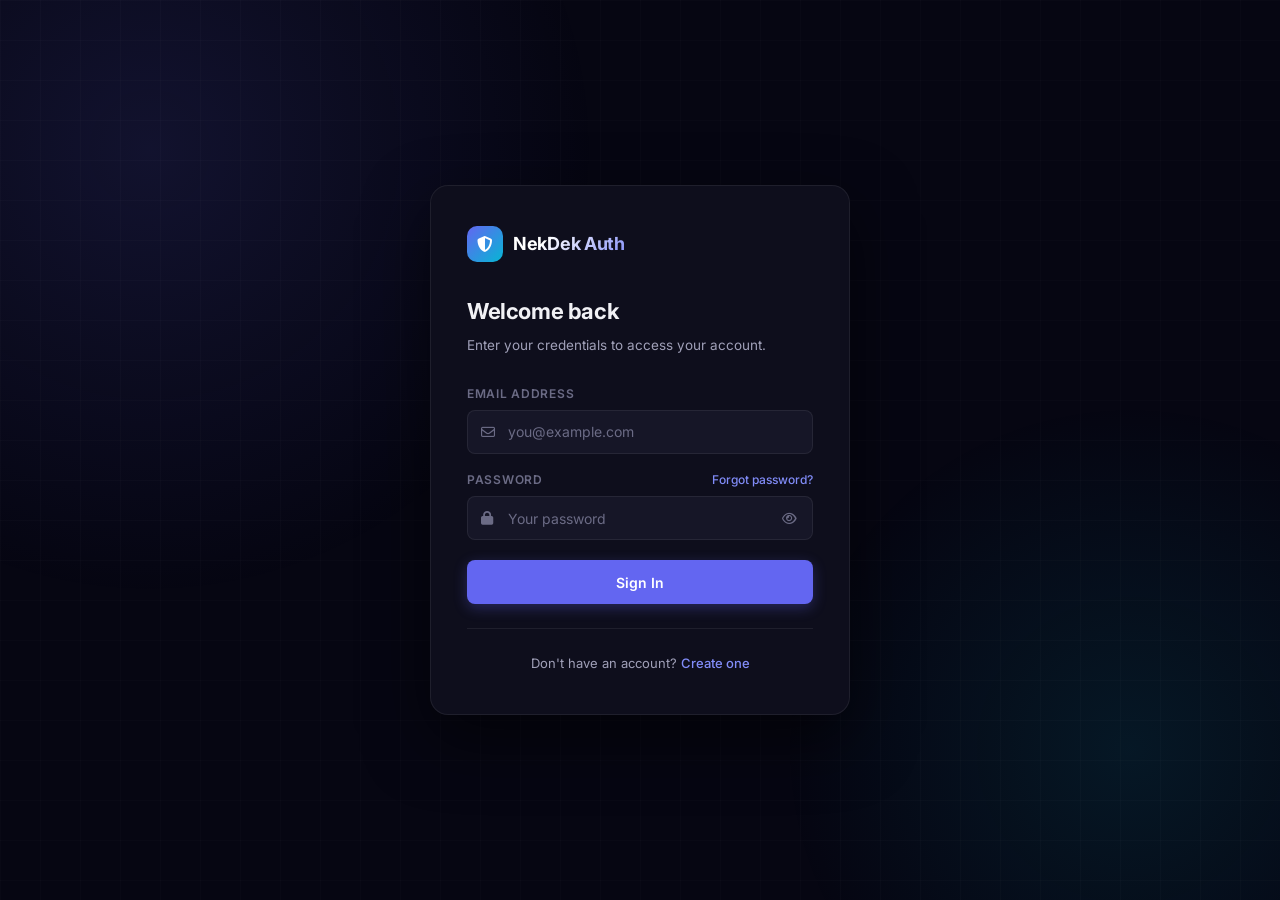
<file: frontend/index.html>
<!DOCTYPE html>
<html lang="en">
<head>
  <meta charset="UTF-8">
  <title>NekDek Auth</title>
  <script>
    // Redirect to dashboard if logged in, else to login
    const token = localStorage.getItem('nd_token');
    window.location.href = token ? 'dashboard.html' : 'login.html';
  </script>
</head>
<body></body>
</html>
</file>
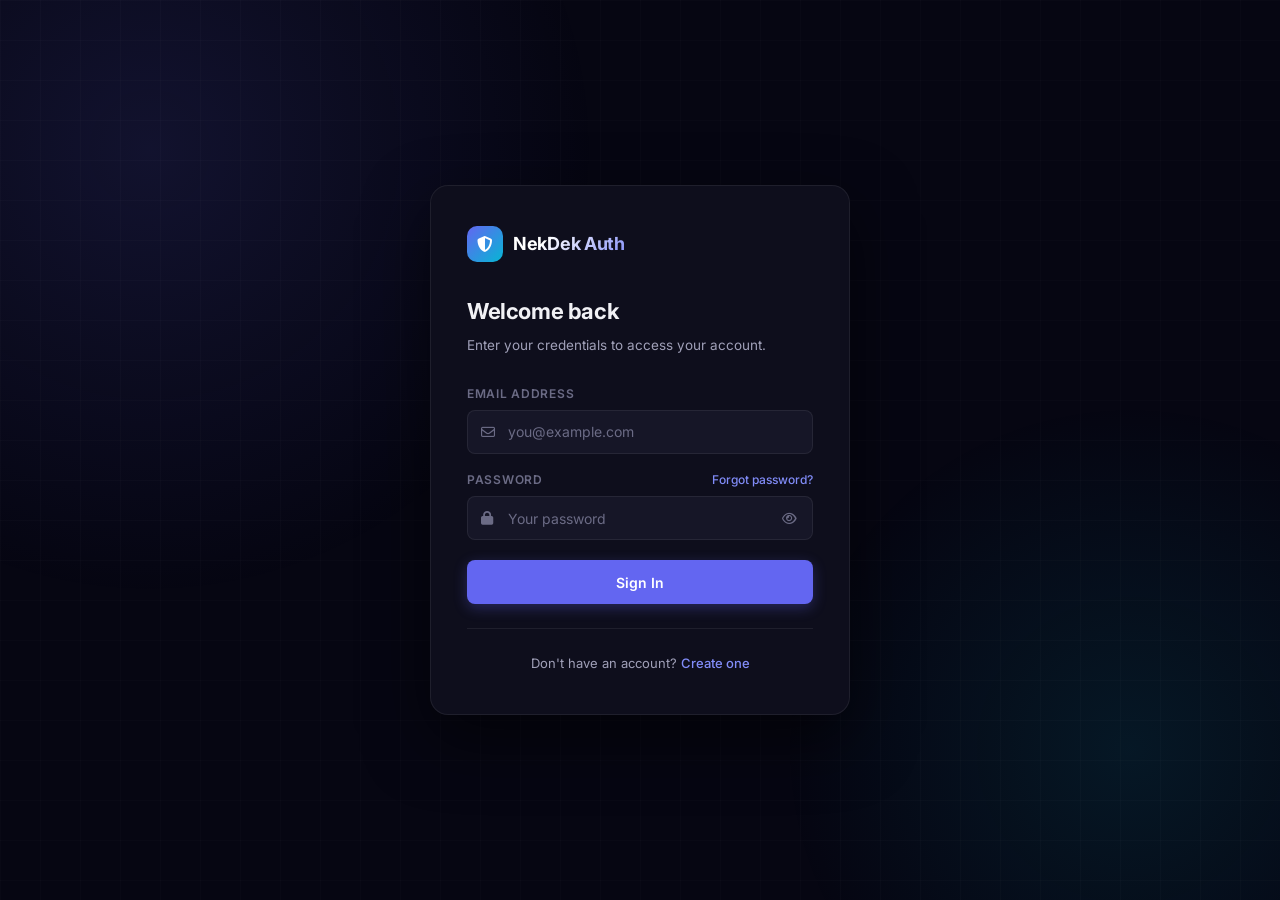
<file: frontend/dashboard.html>
<!DOCTYPE html>
<html lang="en">
<head>
  <meta charset="UTF-8">
  <meta name="viewport" content="width=device-width, initial-scale=1.0">
  <title>Dashboard – NekDek Auth</title>
  <meta name="description" content="Your NekDek secure account dashboard.">
  <link rel="preconnect" href="https://fonts.googleapis.com">
  <link rel="stylesheet" href="https://fonts.googleapis.com/css2?family=Inter:wght@300;400;500;600;700;800&display=swap">
  <link rel="stylesheet" href="https://cdnjs.cloudflare.com/ajax/libs/font-awesome/6.5.0/css/all.min.css">
  <link rel="stylesheet" href="css/styles.css">
</head>
<body>
  <div class="auth-bg"></div>
  <div class="auth-bg-grid"></div>

  <div class="dash-wrap">

    <!-- Top Navigation -->
    <nav class="topbar">
      <div class="brand" style="margin-bottom:0;">
        <div class="brand-logo"><i class="fa-solid fa-shield-halved"></i></div>
        <span class="brand-name">NekDek Auth</span>
      </div>
      <div class="topbar-right">
        <span class="topbar-user" id="topbar-name"></span>
        <div class="avatar" id="topbar-avatar">—</div>
        <button class="btn-logout" id="logout-btn" type="button">
          <i class="fa-solid fa-arrow-right-from-bracket"></i>
          Sign out
        </button>
      </div>
    </nav>

    <!-- Main Content -->
    <main class="dash-main">

      <div class="page-header">
        <h1 id="welcome-heading">Dashboard</h1>
        <p id="welcome-sub">Manage your account settings and security.</p>
      </div>

      <!-- Dashboard alert -->
      <div id="dash-alert" class="alert" role="alert" style="margin-bottom:20px;"></div>

      <!-- Stats -->
      <div class="stats-grid">
        <div class="stat-card">
          <div class="stat-icon stat-icon-primary"><i class="fa-solid fa-shield-check"></i></div>
          <div class="stat-val" id="stat-verified">—</div>
          <div class="stat-lbl">Account Status</div>
        </div>
        <div class="stat-card">
          <div class="stat-icon stat-icon-teal"><i class="fa-regular fa-calendar"></i></div>
          <div class="stat-val" id="stat-joined">—</div>
          <div class="stat-lbl">Member Since</div>
        </div>
        <div class="stat-card">
          <div class="stat-icon stat-icon-green"><i class="fa-regular fa-envelope"></i></div>
          <div class="stat-val" id="stat-email" style="font-size:13px;word-break:break-all;line-height:1.4;">—</div>
          <div class="stat-lbl">Email Address</div>
        </div>
      </div>

      <!-- Profile Panel -->
      <div class="panel">
        <div class="panel-title">
          <i class="fa-regular fa-user"></i>
          Profile Information
        </div>

        <div class="profile-row">
          <div class="profile-avatar" id="profile-avatar">—</div>
          <div class="profile-meta">
            <h2 id="profile-name">Loading…</h2>
            <p id="profile-email"></p>
            <div id="profile-badge" class="badge-verified">
              <i class="fa-solid fa-circle-check" style="font-size:10px;"></i>
              Verified
            </div>
          </div>
        </div>

        <!-- Edit name -->
        <div class="field">
          <div class="field-label"><span>Display Name</span></div>
          <div class="input-group">
            <i class="icon-left fa-regular fa-pen-to-square"></i>
            <input type="text" id="edit-name" placeholder="Your full name">
          </div>
        </div>

        <div class="action-row">
          <button class="btn btn-primary" id="save-btn" type="button" style="width:auto;height:38px;font-size:13px;padding:0 18px;">
            <span class="btn-label"><i class="fa-solid fa-floppy-disk" style="margin-right:5px;"></i>Save Changes</span>
            <div class="spin"></div>
          </button>
          <button class="btn-ghost-danger" id="delete-btn" type="button">
            <i class="fa-regular fa-trash-can" style="font-size:12px;"></i>
            Delete Account
          </button>
        </div>
      </div>

      <!-- Security Panel -->
      <div class="panel">
        <div class="panel-title">
          <i class="fa-solid fa-lock"></i>
          Security
        </div>
        <p style="font-size:13.5px;color:var(--text-2);margin-bottom:16px;">
          Need to update your password? Use the forgot password flow to reset it securely via email.
        </p>
        <a href="forgot-password.html" class="btn btn-outline" style="width:auto;height:38px;font-size:13px;display:inline-flex;">
          <i class="fa-solid fa-key" style="font-size:12px;"></i>
          Change Password
        </a>
      </div>

    </main>
  </div>

  <!-- Delete Account Modal -->
  <div class="modal-overlay" id="delete-modal" role="dialog" aria-modal="true" aria-labelledby="modal-title">
    <div class="modal-box">
      <div class="modal-header">
        <i class="fa-solid fa-triangle-exclamation"></i>
        <h2 class="modal-title" id="modal-title">Delete Account</h2>
      </div>
      <p class="modal-desc">
        This action is <strong>permanent and cannot be undone</strong>. All your data will be erased.
        Enter your current password to confirm.
      </p>

      <div id="modal-alert" class="alert" role="alert"></div>

      <div class="field">
        <div class="field-label"><span>Current Password</span></div>
        <div class="input-group">
          <i class="icon-left fa-solid fa-lock"></i>
          <input type="password" id="delete-pw" placeholder="Your password" autocomplete="current-password">
          <button type="button" class="btn-eye" id="del-pw-eye" aria-label="Toggle password">
            <i class="fa-regular fa-eye"></i>
          </button>
        </div>
      </div>

      <div class="modal-actions">
        <button class="btn btn-outline" id="cancel-btn" type="button" style="height:40px;font-size:13px;">
          Cancel
        </button>
        <button class="btn btn-primary" id="confirm-delete-btn" type="button"
                style="height:40px;font-size:13px;background:var(--danger);box-shadow:0 4px 14px rgba(239,68,68,0.25);">
          <span class="btn-label">Delete Account</span>
          <div class="spin"></div>
        </button>
      </div>
    </div>
  </div>

  <script src="js/common.js"></script>
  <script src="js/dashboard.js"></script>
</body>
</html>
</file>
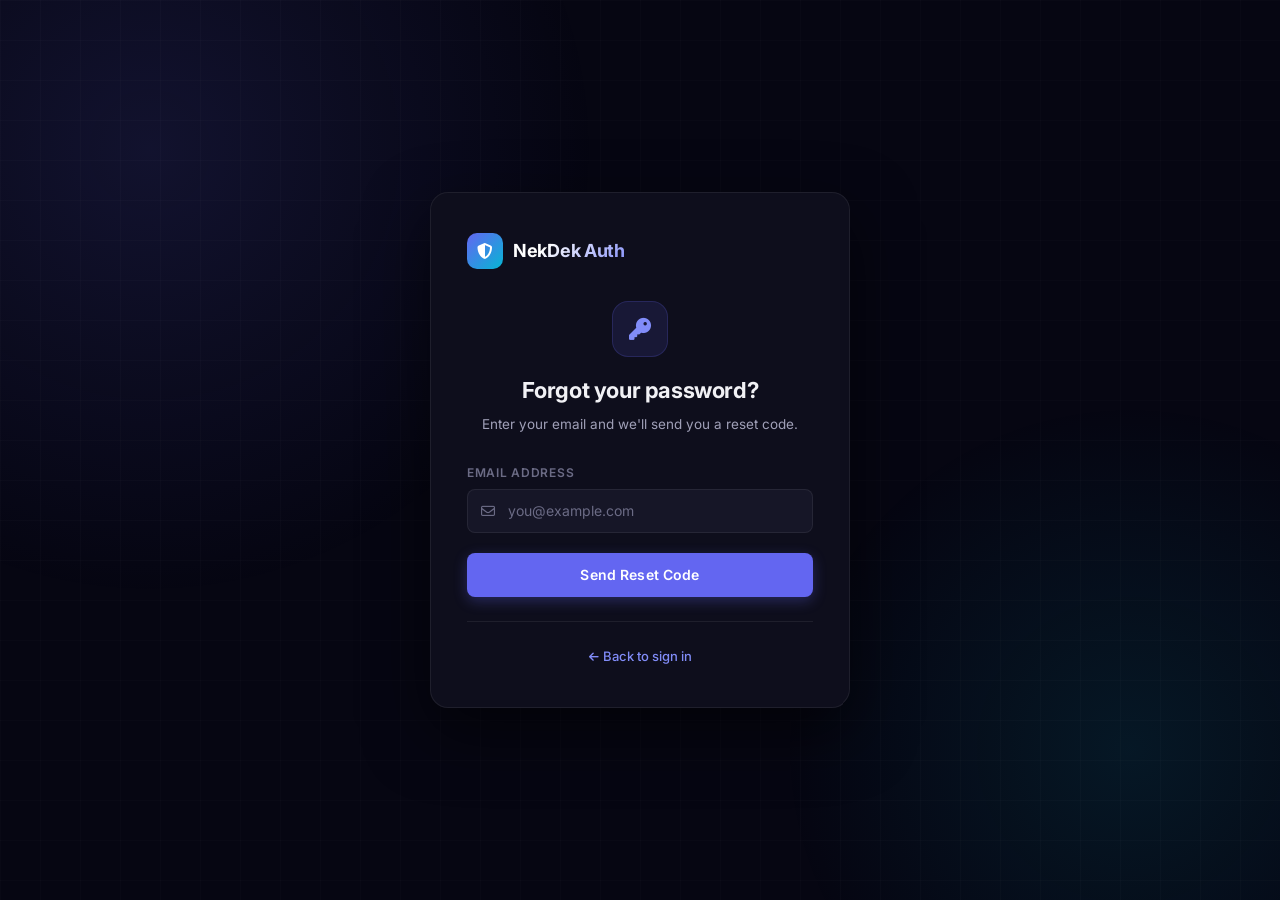
<file: frontend/forgot-password.html>
<!DOCTYPE html>
<html lang="en">
<head>
  <meta charset="UTF-8">
  <meta name="viewport" content="width=device-width, initial-scale=1.0">
  <title>Reset Password – NekDek Auth</title>
  <meta name="description" content="Reset your NekDek account password via email OTP.">
  <link rel="preconnect" href="https://fonts.googleapis.com">
  <link rel="stylesheet" href="https://fonts.googleapis.com/css2?family=Inter:wght@300;400;500;600;700;800&display=swap">
  <link rel="stylesheet" href="https://cdnjs.cloudflare.com/ajax/libs/font-awesome/6.5.0/css/all.min.css">
  <link rel="stylesheet" href="css/styles.css">
</head>
<body>
  <div class="auth-bg"></div>
  <div class="auth-bg-grid"></div>

  <div class="page-wrap">
    <div class="card">

      <div class="brand">
        <div class="brand-logo"><i class="fa-solid fa-shield-halved"></i></div>
        <span class="brand-name">NekDek Auth</span>
      </div>

      <!-- Step 1: Email input -->
      <div id="step-email">
        <div style="text-align:center;margin-bottom:20px;">
          <div style="width:56px;height:56px;border-radius:16px;background:rgba(99,102,241,0.12);border:1px solid rgba(99,102,241,0.2);display:inline-flex;align-items:center;justify-content:center;margin-bottom:16px;">
            <i class="fa-solid fa-key" style="font-size:22px;color:var(--primary-h);"></i>
          </div>
          <h1 class="card-title" style="text-align:center;">Forgot your password?</h1>
          <p class="card-sub" style="text-align:center;">Enter your email and we'll send you a reset code.</p>
        </div>

        <div id="alert-email" class="alert" role="alert"></div>

        <form id="form-email" novalidate>
          <div class="field">
            <div class="field-label"><span>Email Address</span></div>
            <div class="input-group">
              <i class="icon-left fa-regular fa-envelope"></i>
              <input type="email" id="email" placeholder="you@example.com" autocomplete="email" required>
            </div>
          </div>
          <button type="submit" class="btn btn-primary" id="send-btn" style="margin-top:4px;">
            <span class="btn-label">Send Reset Code</span>
            <div class="spin"></div>
          </button>
        </form>
      </div>

      <!-- Step 2: OTP -->
      <div id="step-otp" style="display:none;">
        <div style="text-align:center;margin-bottom:20px;">
          <div style="width:56px;height:56px;border-radius:16px;background:rgba(99,102,241,0.12);border:1px solid rgba(99,102,241,0.2);display:inline-flex;align-items:center;justify-content:center;margin-bottom:16px;">
            <i class="fa-regular fa-envelope-open" style="font-size:22px;color:var(--primary-h);"></i>
          </div>
          <h1 class="card-title" style="text-align:center;">Enter the code</h1>
          <p class="card-sub" style="text-align:center;">
            Code sent to <strong id="otp-email-display" style="color:var(--text);"></strong>
          </p>
        </div>

        <div id="alert-otp" class="alert" role="alert"></div>

        <form id="form-otp" novalidate>
          <div class="otp-row">
            <input type="text" id="d0" maxlength="1" inputmode="numeric" aria-label="Digit 1">
            <input type="text" id="d1" maxlength="1" inputmode="numeric" aria-label="Digit 2">
            <input type="text" id="d2" maxlength="1" inputmode="numeric" aria-label="Digit 3">
            <input type="text" id="d3" maxlength="1" inputmode="numeric" aria-label="Digit 4">
            <input type="text" id="d4" maxlength="1" inputmode="numeric" aria-label="Digit 5">
            <input type="text" id="d5" maxlength="1" inputmode="numeric" aria-label="Digit 6">
          </div>
          <div class="timer-row" id="timer-row">
            <i class="fa-regular fa-clock"></i>
            Code expires in <strong id="countdown">05:00</strong>
          </div>
          <button type="submit" class="btn btn-primary" id="verify-btn" style="margin-top:16px;">
            <span class="btn-label">Verify Code</span>
            <div class="spin"></div>
          </button>
        </form>
      </div>

      <hr class="divider">
      <p class="help-text"><a href="login.html"><i class="fa-solid fa-arrow-left" style="font-size:11px;margin-right:4px;"></i>Back to sign in</a></p>
    </div>
  </div>

  <script src="js/common.js"></script>
  <script src="js/forgot-password.js"></script>
</body>
</html>
</file>
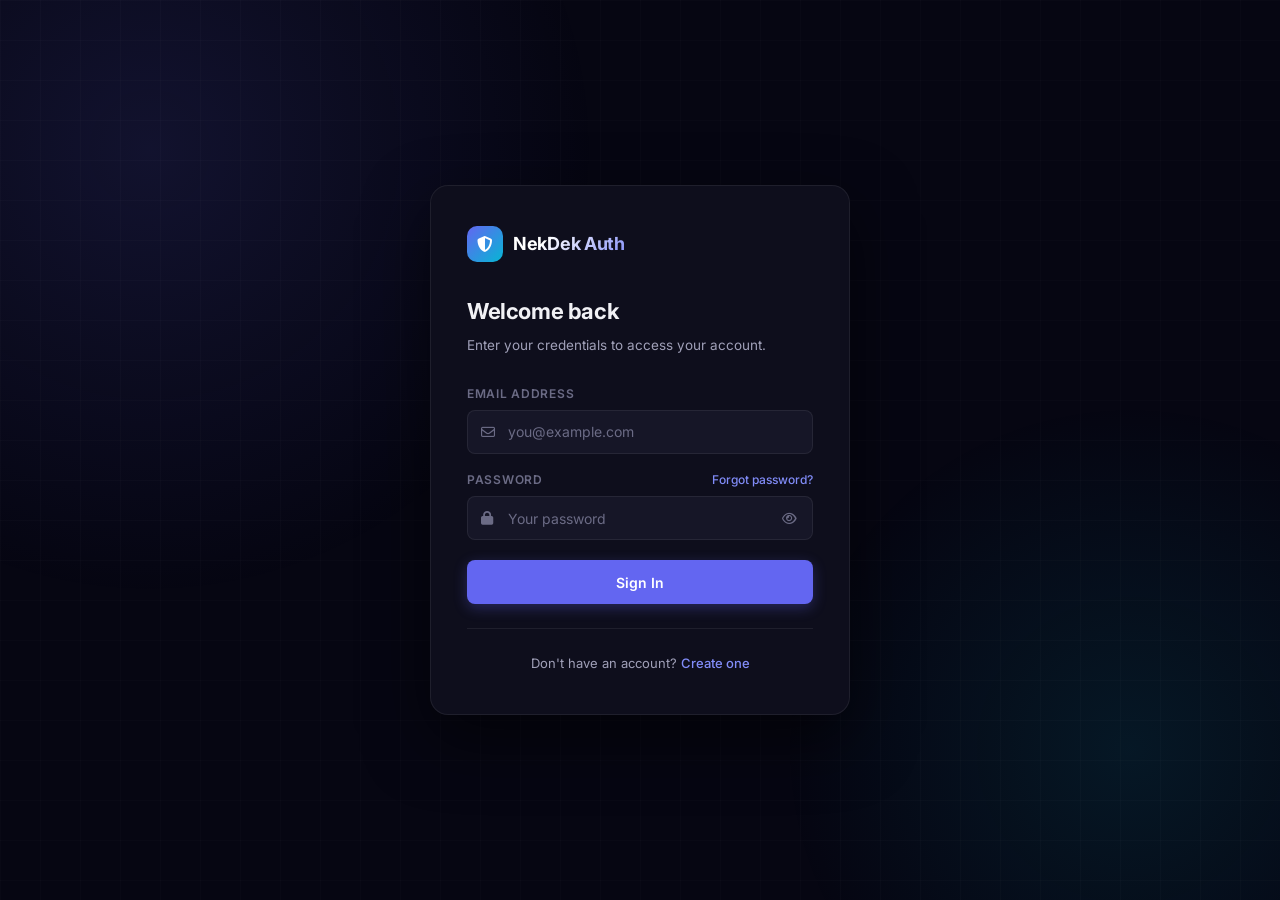
<file: frontend/login.html>
<!DOCTYPE html>
<html lang="en">
<head>
  <meta charset="UTF-8">
  <meta name="viewport" content="width=device-width, initial-scale=1.0">
  <title>Sign In – NekDek Auth</title>
  <meta name="description" content="Sign in to your NekDek account securely.">
  <link rel="preconnect" href="https://fonts.googleapis.com">
  <link rel="stylesheet" href="https://fonts.googleapis.com/css2?family=Inter:wght@300;400;500;600;700;800&display=swap">
  <link rel="stylesheet" href="https://cdnjs.cloudflare.com/ajax/libs/font-awesome/6.5.0/css/all.min.css">
  <link rel="stylesheet" href="css/styles.css">
</head>
<body>
  <div class="auth-bg"></div>
  <div class="auth-bg-grid"></div>

  <div class="page-wrap">
    <div class="card">

      <div class="brand">
        <div class="brand-logo"><i class="fa-solid fa-shield-halved"></i></div>
        <span class="brand-name">NekDek Auth</span>
      </div>

      <h1 class="card-title">Welcome back</h1>
      <p class="card-sub">Enter your credentials to access your account.</p>

      <div id="alert" class="alert" role="alert"></div>

      <form id="form" novalidate>
        <div class="field">
          <div class="field-label"><span>Email Address</span></div>
          <div class="input-group">
            <i class="icon-left fa-regular fa-envelope"></i>
            <input type="email" id="email" placeholder="you@example.com" autocomplete="email" required>
          </div>
        </div>

        <div class="field">
          <div class="field-label">
            <span>Password</span>
            <a href="forgot-password.html">Forgot password?</a>
          </div>
          <div class="input-group">
            <i class="icon-left fa-solid fa-lock"></i>
            <input type="password" id="password" placeholder="Your password" autocomplete="current-password" required>
            <button type="button" class="btn-eye" id="pw-eye" aria-label="Toggle password">
              <i class="fa-regular fa-eye"></i>
            </button>
          </div>
        </div>

        <button type="submit" class="btn btn-primary" id="submit-btn" style="margin-top:4px;">
          <span class="btn-label">Sign In</span>
          <div class="spin"></div>
        </button>
      </form>

      <hr class="divider">
      <p class="help-text">Don't have an account? <a href="signup.html">Create one</a></p>
    </div>
  </div>

  <script src="js/common.js"></script>
  <script src="js/login.js"></script>
</body>
</html>
</file>
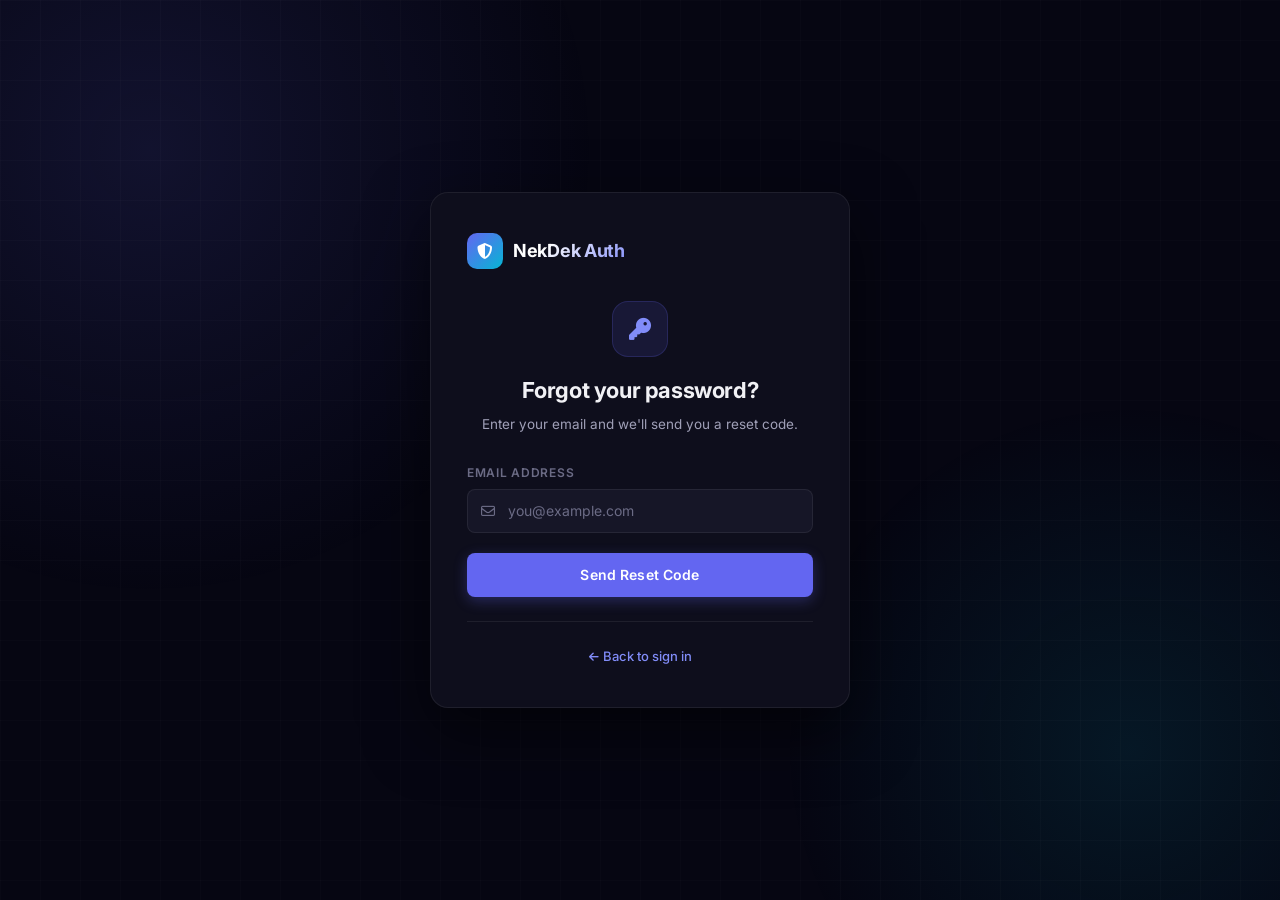
<file: frontend/reset-password.html>
<!DOCTYPE html>
<html lang="en">
<head>
  <meta charset="UTF-8">
  <meta name="viewport" content="width=device-width, initial-scale=1.0">
  <title>Set New Password – NekDek Auth</title>
  <meta name="description" content="Set a new strong password for your NekDek account.">
  <link rel="preconnect" href="https://fonts.googleapis.com">
  <link rel="stylesheet" href="https://fonts.googleapis.com/css2?family=Inter:wght@300;400;500;600;700;800&display=swap">
  <link rel="stylesheet" href="https://cdnjs.cloudflare.com/ajax/libs/font-awesome/6.5.0/css/all.min.css">
  <link rel="stylesheet" href="css/styles.css">
</head>
<body>
  <div class="auth-bg"></div>
  <div class="auth-bg-grid"></div>

  <div class="page-wrap">
    <div class="card">

      <div class="brand">
        <div class="brand-logo"><i class="fa-solid fa-shield-halved"></i></div>
        <span class="brand-name">NekDek Auth</span>
      </div>

      <div style="text-align:center;margin-bottom:20px;">
        <div style="width:56px;height:56px;border-radius:16px;background:rgba(99,102,241,0.12);border:1px solid rgba(99,102,241,0.2);display:inline-flex;align-items:center;justify-content:center;margin-bottom:16px;">
          <i class="fa-solid fa-lock" style="font-size:22px;color:var(--primary-h);"></i>
        </div>
        <h1 class="card-title" style="text-align:center;">Set new password</h1>
        <p class="card-sub" style="text-align:center;">Choose a strong password that meets all the requirements below.</p>
      </div>

      <div id="alert" class="alert" role="alert"></div>

      <form id="form" novalidate>
        <div class="field">
          <div class="field-label"><span>New Password</span></div>
          <div class="input-group">
            <i class="icon-left fa-solid fa-lock"></i>
            <input type="password" id="password" placeholder="Create a strong password" autocomplete="new-password" required>
            <button type="button" class="btn-eye" id="pw-eye" aria-label="Toggle password">
              <i class="fa-regular fa-eye"></i>
            </button>
          </div>
          <div class="strength-wrap" id="strength-wrap">
            <div class="strength-bar"><div class="strength-fill" id="strength-fill"></div></div>
            <div class="strength-hints" id="strength-hints">
              <div class="hint-item" id="h-len"><i class="fa-solid fa-circle-dot"></i>8+ characters</div>
              <div class="hint-item" id="h-upper"><i class="fa-solid fa-circle-dot"></i>Uppercase letter</div>
              <div class="hint-item" id="h-lower"><i class="fa-solid fa-circle-dot"></i>Lowercase letter</div>
              <div class="hint-item" id="h-number"><i class="fa-solid fa-circle-dot"></i>Number (0–9)</div>
              <div class="hint-item" id="h-special"><i class="fa-solid fa-circle-dot"></i>Special char (@$!%*?&amp;)</div>
            </div>
          </div>
        </div>

        <div class="field">
          <div class="field-label"><span>Confirm New Password</span></div>
          <div class="input-group">
            <i class="icon-left fa-solid fa-lock"></i>
            <input type="password" id="confirm" placeholder="Re-enter your new password" autocomplete="new-password" required>
            <button type="button" class="btn-eye" id="cf-eye" aria-label="Toggle confirm password">
              <i class="fa-regular fa-eye"></i>
            </button>
          </div>
        </div>

        <button type="submit" class="btn btn-primary" id="submit-btn" style="margin-top:4px;">
          <span class="btn-label">Update Password</span>
          <div class="spin"></div>
        </button>
      </form>
    </div>
  </div>

  <script src="js/common.js"></script>
  <script src="js/reset-password.js"></script>
</body>
</html>
</file>
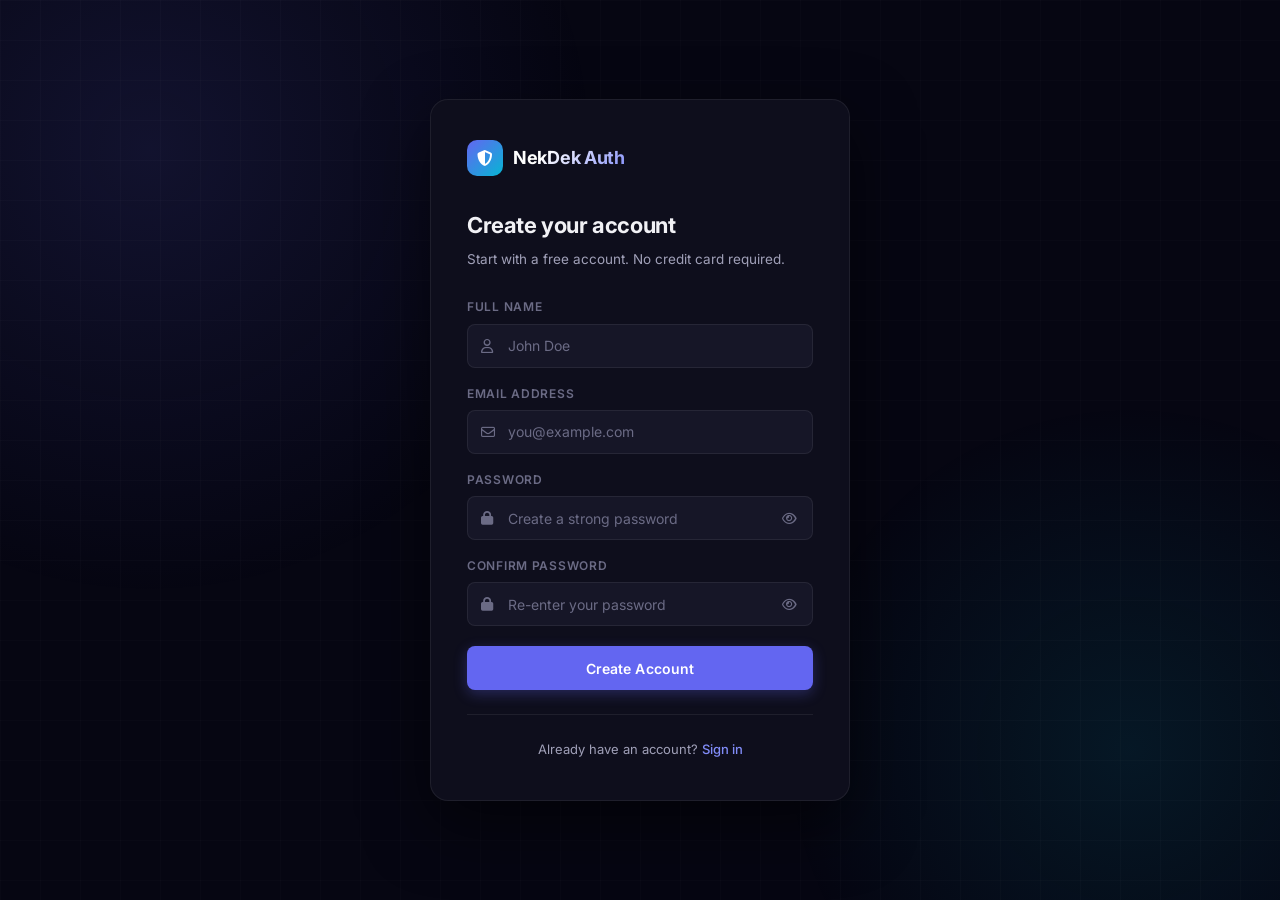
<file: frontend/signup.html>
<!DOCTYPE html>
<html lang="en">
<head>
  <meta charset="UTF-8">
  <meta name="viewport" content="width=device-width, initial-scale=1.0">
  <title>Create Account – NekDek Auth</title>
  <meta name="description" content="Create your NekDek account with email verification and secure authentication.">
  <link rel="preconnect" href="https://fonts.googleapis.com">
  <link rel="stylesheet" href="https://fonts.googleapis.com/css2?family=Inter:wght@300;400;500;600;700;800&display=swap">
  <link rel="stylesheet" href="https://cdnjs.cloudflare.com/ajax/libs/font-awesome/6.5.0/css/all.min.css">
  <link rel="stylesheet" href="css/styles.css">
</head>
<body>
  <div class="auth-bg"></div>
  <div class="auth-bg-grid"></div>

  <div class="page-wrap">
    <div class="card">

      <!-- Brand -->
      <div class="brand">
        <div class="brand-logo"><i class="fa-solid fa-shield-halved"></i></div>
        <span class="brand-name">NekDek Auth</span>
      </div>

      <h1 class="card-title">Create your account</h1>
      <p class="card-sub">Start with a free account. No credit card required.</p>

      <!-- Alert -->
      <div id="alert" class="alert" role="alert"></div>

      <form id="form" novalidate>
        <!-- Name -->
        <div class="field">
          <div class="field-label"><span>Full Name</span></div>
          <div class="input-group">
            <i class="icon-left fa-regular fa-user"></i>
            <input type="text" id="name" placeholder="John Doe" autocomplete="name" required>
          </div>
        </div>

        <!-- Email -->
        <div class="field">
          <div class="field-label"><span>Email Address</span></div>
          <div class="input-group">
            <i class="icon-left fa-regular fa-envelope"></i>
            <input type="email" id="email" placeholder="you@example.com" autocomplete="email" required>
          </div>
        </div>

        <!-- Password -->
        <div class="field">
          <div class="field-label"><span>Password</span></div>
          <div class="input-group">
            <i class="icon-left fa-solid fa-lock"></i>
            <input type="password" id="password" placeholder="Create a strong password" autocomplete="new-password" required>
            <button type="button" class="btn-eye" id="pw-eye" aria-label="Toggle password visibility">
              <i class="fa-regular fa-eye"></i>
            </button>
          </div>
          <!-- Strength indicator -->
          <div class="strength-wrap" id="strength-wrap">
            <div class="strength-bar"><div class="strength-fill" id="strength-fill"></div></div>
            <div class="strength-hints" id="strength-hints">
              <div class="hint-item" id="h-len"><i class="fa-solid fa-circle-dot"></i>8+ characters</div>
              <div class="hint-item" id="h-upper"><i class="fa-solid fa-circle-dot"></i>Uppercase letter</div>
              <div class="hint-item" id="h-lower"><i class="fa-solid fa-circle-dot"></i>Lowercase letter</div>
              <div class="hint-item" id="h-number"><i class="fa-solid fa-circle-dot"></i>Number (0–9)</div>
              <div class="hint-item" id="h-special"><i class="fa-solid fa-circle-dot"></i>Special char (@$!%*?&amp;)</div>
            </div>
          </div>
        </div>

        <!-- Confirm Password -->
        <div class="field">
          <div class="field-label"><span>Confirm Password</span></div>
          <div class="input-group">
            <i class="icon-left fa-solid fa-lock"></i>
            <input type="password" id="confirm" placeholder="Re-enter your password" autocomplete="new-password" required>
            <button type="button" class="btn-eye" id="cf-eye" aria-label="Toggle confirm password visibility">
              <i class="fa-regular fa-eye"></i>
            </button>
          </div>
        </div>

        <button type="submit" class="btn btn-primary" id="submit-btn" style="margin-top:4px;">
          <span class="btn-label">Create Account</span>
          <div class="spin"></div>
        </button>
      </form>

      <hr class="divider">
      <p class="help-text">Already have an account? <a href="login.html">Sign in</a></p>
    </div>
  </div>

  <script src="js/common.js"></script>
  <script src="js/signup.js"></script>
</body>
</html>
</file>
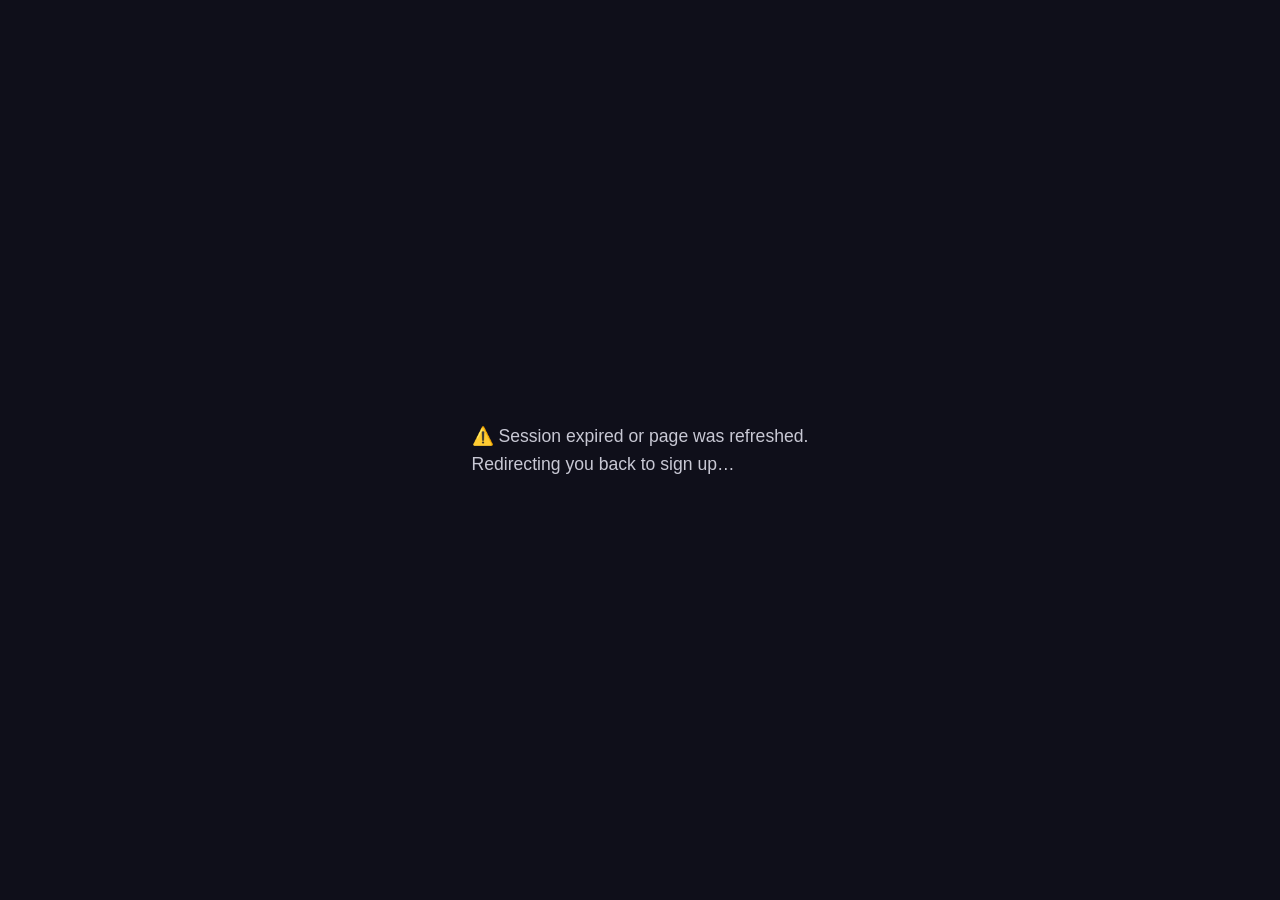
<file: frontend/verify-otp.html>
<!DOCTYPE html>
<html lang="en">
<head>
  <meta charset="UTF-8">
  <meta name="viewport" content="width=device-width, initial-scale=1.0">
  <title>Verify Email – NekDek Auth</title>
  <meta name="description" content="Enter the one-time code sent to your email to verify your account.">
  <link rel="preconnect" href="https://fonts.googleapis.com">
  <link rel="stylesheet" href="https://fonts.googleapis.com/css2?family=Inter:wght@300;400;500;600;700;800&display=swap">
  <link rel="stylesheet" href="https://cdnjs.cloudflare.com/ajax/libs/font-awesome/6.5.0/css/all.min.css">
  <link rel="stylesheet" href="css/styles.css">
</head>
<body>
  <div class="auth-bg"></div>
  <div class="auth-bg-grid"></div>

  <div class="page-wrap">
    <div class="card">

      <div class="brand">
        <div class="brand-logo"><i class="fa-solid fa-shield-halved"></i></div>
        <span class="brand-name">NekDek Auth</span>
      </div>

      <!-- Icon header -->
      <div style="text-align:center;margin-bottom:20px;">
        <div style="width:56px;height:56px;border-radius:16px;background:rgba(99,102,241,0.12);border:1px solid rgba(99,102,241,0.2);display:inline-flex;align-items:center;justify-content:center;margin-bottom:16px;">
          <i class="fa-regular fa-envelope-open" style="font-size:22px;color:var(--primary-h);"></i>
        </div>
        <h1 class="card-title" style="text-align:center;">Check your email</h1>
        <p class="card-sub" style="text-align:center;">
          We sent a 6-digit verification code to<br>
          <strong id="email-display" style="color:var(--text);"></strong>
        </p>
      </div>

      <div id="alert" class="alert" role="alert"></div>

      <form id="form" novalidate>
        <div class="otp-row">
          <input type="text" id="d0" maxlength="1" inputmode="numeric" pattern="[0-9]" autocomplete="one-time-code" aria-label="Digit 1">
          <input type="text" id="d1" maxlength="1" inputmode="numeric" pattern="[0-9]" aria-label="Digit 2">
          <input type="text" id="d2" maxlength="1" inputmode="numeric" pattern="[0-9]" aria-label="Digit 3">
          <input type="text" id="d3" maxlength="1" inputmode="numeric" pattern="[0-9]" aria-label="Digit 4">
          <input type="text" id="d4" maxlength="1" inputmode="numeric" pattern="[0-9]" aria-label="Digit 5">
          <input type="text" id="d5" maxlength="1" inputmode="numeric" pattern="[0-9]" aria-label="Digit 6">
        </div>

        <div class="timer-row" id="timer-row">
          <i class="fa-regular fa-clock"></i>
          Code expires in <strong id="countdown">05:00</strong>
        </div>

        <button type="submit" class="btn btn-primary" id="submit-btn" style="margin-top:16px;">
          <span class="btn-label">Verify Email</span>
          <div class="spin"></div>
        </button>
      </form>

      <div style="text-align:center;margin-top:16px;">
        <button id="resend-btn" class="btn btn-outline" disabled>
          <i class="fa-solid fa-rotate-right" style="font-size:12px;"></i>
          <span>Resend Code</span>
        </button>
      </div>

      <hr class="divider">
      <p class="help-text"><a href="signup.html"><i class="fa-solid fa-arrow-left" style="font-size:11px;margin-right:4px;"></i>Back to sign up</a></p>
    </div>
  </div>

  <script src="js/common.js"></script>
  <script src="js/verify-otp.js"></script>
</body>
</html>
</file>
<file: frontend/css/styles.css>
/**
 * NekDek Auth – Professional Design System
 * Uses Font Awesome 6 + Inter font via CDN
 */

@import url('https://fonts.googleapis.com/css2?family=Inter:wght@300;400;500;600;700;800&display=swap');

/* ── Design Tokens ─────────────────────────────────────────────────────────── */
:root {
  --bg:           #060612;
  --surface:      #0e0e1c;
  --surface-2:    #161627;
  --surface-3:    #1e1e33;
  --border:       rgba(255,255,255,0.07);
  --border-focus: rgba(99,102,241,0.6);
  --primary:      #6366f1;
  --primary-h:    #818cf8;
  --primary-glow: rgba(99,102,241,0.25);
  --accent:       #06b6d4;
  --success:      #10b981;
  --warning:      #f59e0b;
  --danger:       #ef4444;
  --text:         #f1f1f5;
  --text-2:       #a0a0b8;
  --text-3:       #6b6b85;
  --radius-sm:    8px;
  --radius:       12px;
  --radius-lg:    18px;
  --shadow:       0 24px 64px rgba(0,0,0,0.55);
  --ease:         cubic-bezier(0.4, 0, 0.2, 1);
  --dur:          0.22s;
}

/* ── Reset ─────────────────────────────────────────────────────────────────── */
*, *::before, *::after { box-sizing: border-box; margin: 0; padding: 0; }
html { scroll-behavior: smooth; font-size: 16px; }
body {
  font-family: 'Inter', -apple-system, BlinkMacSystemFont, sans-serif;
  background: var(--bg);
  color: var(--text);
  min-height: 100vh;
  line-height: 1.6;
  -webkit-font-smoothing: antialiased;
}
a { text-decoration: none; color: inherit; }
button { font-family: inherit; cursor: pointer; }

/* ── Animated gradient background ─────────────────────────────────────────── */
.auth-bg {
  position: fixed;
  inset: 0;
  z-index: 0;
  overflow: hidden;
  pointer-events: none;
}
.auth-bg::before {
  content: '';
  position: absolute;
  width: 900px; height: 900px;
  border-radius: 50%;
  background: radial-gradient(circle, rgba(99,102,241,0.13) 0%, transparent 70%);
  top: -300px; left: -300px;
  animation: pulse-bg 8s ease-in-out infinite alternate;
}
.auth-bg::after {
  content: '';
  position: absolute;
  width: 700px; height: 700px;
  border-radius: 50%;
  background: radial-gradient(circle, rgba(6,182,212,0.1) 0%, transparent 70%);
  bottom: -200px; right: -200px;
  animation: pulse-bg 10s ease-in-out infinite alternate-reverse;
}
@keyframes pulse-bg {
  from { transform: scale(1) translate(0, 0); }
  to   { transform: scale(1.15) translate(30px, 20px); }
}

/* ── Grid noise texture overlay ───────────────────────────────────────────── */
.auth-bg-grid {
  position: fixed;
  inset: 0;
  z-index: 0;
  pointer-events: none;
  background-image:
    linear-gradient(rgba(255,255,255,0.015) 1px, transparent 1px),
    linear-gradient(90deg, rgba(255,255,255,0.015) 1px, transparent 1px);
  background-size: 40px 40px;
}

/* ── Page centering ────────────────────────────────────────────────────────── */
.page-wrap {
  position: relative;
  z-index: 1;
  min-height: 100vh;
  display: flex;
  align-items: center;
  justify-content: center;
  padding: 32px 16px;
}

/* ── Auth Card ─────────────────────────────────────────────────────────────── */
.card {
  width: 100%;
  max-width: 420px;
  background: var(--surface);
  border: 1px solid var(--border);
  border-radius: var(--radius-lg);
  box-shadow: var(--shadow);
  padding: 40px 36px;
  animation: card-in 0.4s var(--ease) both;
  backdrop-filter: blur(24px);
}
@keyframes card-in {
  from { opacity: 0; transform: translateY(24px) scale(0.98); }
  to   { opacity: 1; transform: translateY(0) scale(1); }
}

/* ── Brand / Logo ──────────────────────────────────────────────────────────── */
.brand {
  display: flex;
  align-items: center;
  gap: 10px;
  margin-bottom: 32px;
}
.brand-logo {
  width: 36px; height: 36px;
  background: linear-gradient(135deg, var(--primary), var(--accent));
  border-radius: 10px;
  display: flex;
  align-items: center;
  justify-content: center;
  flex-shrink: 0;
}
.brand-logo i { font-size: 16px; color: #fff; }
.brand-name {
  font-size: 18px;
  font-weight: 700;
  letter-spacing: -0.3px;
  background: linear-gradient(135deg, #fff 30%, var(--primary-h));
  -webkit-background-clip: text;
  -webkit-text-fill-color: transparent;
  background-clip: text;
}

/* ── Card headings ─────────────────────────────────────────────────────────── */
.card-title {
  font-size: 22px;
  font-weight: 700;
  letter-spacing: -0.4px;
  color: var(--text);
  margin-bottom: 6px;
}
.card-sub {
  font-size: 13.5px;
  color: var(--text-2);
  margin-bottom: 28px;
  line-height: 1.5;
}

/* ── Divider ───────────────────────────────────────────────────────────────── */
.divider {
  border: none;
  border-top: 1px solid var(--border);
  margin: 24px 0;
}

/* ── Form ──────────────────────────────────────────────────────────────────── */
.field {
  margin-bottom: 16px;
}
.field-label {
  display: flex;
  align-items: center;
  justify-content: space-between;
  font-size: 12px;
  font-weight: 600;
  text-transform: uppercase;
  letter-spacing: 0.06em;
  color: var(--text-3);
  margin-bottom: 7px;
}
.field-label a {
  color: var(--primary-h);
  font-weight: 500;
  text-transform: none;
  letter-spacing: 0;
  transition: color var(--dur) var(--ease);
}
.field-label a:hover { color: #fff; }

.input-group {
  position: relative;
  display: flex;
  align-items: center;
}
.input-group .icon-left {
  position: absolute;
  left: 14px;
  color: var(--text-3);
  font-size: 14px;
  pointer-events: none;
  transition: color var(--dur) var(--ease);
}
.input-group input:focus ~ .icon-left,
.input-group:focus-within .icon-left { color: var(--primary-h); }

.input-group input {
  width: 100%;
  height: 44px;
  padding: 0 42px 0 40px;
  background: var(--surface-2);
  border: 1.5px solid var(--border);
  border-radius: var(--radius-sm);
  color: var(--text);
  font-family: 'Inter', sans-serif;
  font-size: 14px;
  outline: none;
  transition: border-color var(--dur) var(--ease), box-shadow var(--dur) var(--ease), background var(--dur) var(--ease);
}
.input-group input::placeholder { color: var(--text-3); }
.input-group input:focus {
  border-color: var(--border-focus);
  background: var(--surface-3);
  box-shadow: 0 0 0 3px var(--primary-glow);
}
.input-group input.is-error  { border-color: rgba(239,68,68,0.6) !important; }
.input-group input.is-ok     { border-color: rgba(16,185,129,0.6) !important; }

.btn-eye {
  position: absolute;
  right: 12px;
  background: none;
  border: none;
  color: var(--text-3);
  font-size: 13px;
  cursor: pointer;
  padding: 4px;
  transition: color var(--dur) var(--ease);
  display: flex;
  align-items: center;
}
.btn-eye:hover { color: var(--primary-h); }

/* ── Password Strength ─────────────────────────────────────────────────────── */
.strength-wrap { margin-top: 10px; display: none; }
.strength-wrap.show { display: block; }
.strength-bar {
  height: 3px;
  background: var(--surface-3);
  border-radius: 3px;
  overflow: hidden;
  margin-bottom: 10px;
}
.strength-fill {
  height: 100%;
  border-radius: 3px;
  width: 0;
  transition: width 0.35s var(--ease), background 0.35s var(--ease);
}
.strength-hints {
  display: grid;
  grid-template-columns: 1fr 1fr;
  gap: 5px 12px;
}
.hint-item {
  display: flex;
  align-items: center;
  gap: 6px;
  font-size: 11.5px;
  color: var(--text-3);
  transition: color var(--dur) var(--ease);
}
.hint-item i {
  font-size: 10px;
  width: 14px;
  text-align: center;
  color: var(--surface-3);
  transition: color var(--dur) var(--ease);
}
.hint-item.ok { color: var(--success); }
.hint-item.ok i { color: var(--success); }

/* ── Buttons ───────────────────────────────────────────────────────────────── */
.btn {
  display: inline-flex;
  align-items: center;
  justify-content: center;
  gap: 8px;
  width: 100%;
  height: 44px;
  padding: 0 20px;
  border: none;
  border-radius: var(--radius-sm);
  font-family: 'Inter', sans-serif;
  font-size: 14px;
  font-weight: 600;
  transition: all var(--dur) var(--ease);
  position: relative;
  overflow: hidden;
  letter-spacing: 0.01em;
}
.btn-primary {
  background: var(--primary);
  color: #fff;
  box-shadow: 0 4px 14px rgba(99,102,241,0.3);
}
.btn-primary:hover:not(:disabled) {
  background: var(--primary-h);
  box-shadow: 0 6px 20px rgba(99,102,241,0.45);
  transform: translateY(-1px);
}
.btn-primary:active:not(:disabled) { transform: translateY(0); }

.btn-outline {
  background: transparent;
  color: var(--text-2);
  border: 1.5px solid var(--border);
  width: auto;
  height: 38px;
  font-size: 13px;
}
.btn-outline:hover { background: var(--surface-2); color: var(--text); border-color: rgba(255,255,255,0.15); }

.btn-ghost-danger {
  background: transparent;
  color: var(--danger);
  border: 1.5px solid rgba(239,68,68,0.3);
  width: auto;
  height: 38px;
  font-size: 13px;
}
.btn-ghost-danger:hover { background: rgba(239,68,68,0.08); }

.btn:disabled { opacity: 0.45; cursor: not-allowed; transform: none !important; }

/* Spinner */
.btn .spin {
  width: 16px; height: 16px;
  border: 2px solid rgba(255,255,255,0.25);
  border-top-color: #fff;
  border-radius: 50%;
  animation: spin 0.65s linear infinite;
  display: none;
  flex-shrink: 0;
}
.btn.loading .spin { display: block; }
.btn.loading .btn-label { display: none; }
@keyframes spin { to { transform: rotate(360deg); } }

/* ── Alert ─────────────────────────────────────────────────────────────────── */
.alert {
  display: none;
  align-items: flex-start;
  gap: 10px;
  padding: 11px 14px;
  border-radius: var(--radius-sm);
  font-size: 13px;
  font-weight: 500;
  line-height: 1.5;
  margin-bottom: 20px;
  border: 1px solid transparent;
  animation: alert-in 0.25s var(--ease);
}
.alert.show { display: flex; }
.alert i { font-size: 14px; margin-top: 1px; flex-shrink: 0; }

@keyframes alert-in {
  from { opacity: 0; transform: translateY(-5px); }
  to   { opacity: 1; transform: translateY(0); }
}
.alert-error   { background: rgba(239,68,68,0.1);   border-color: rgba(239,68,68,0.25);   color: #fca5a5; }
.alert-error i { color: var(--danger); }
.alert-success { background: rgba(16,185,129,0.1);  border-color: rgba(16,185,129,0.25);  color: #6ee7b7; }
.alert-success i { color: var(--success); }
.alert-info    { background: rgba(99,102,241,0.1);  border-color: rgba(99,102,241,0.25);  color: #c7d2fe; }
.alert-info i  { color: var(--primary-h); }

/* ── OTP Inputs ────────────────────────────────────────────────────────────── */
.otp-row {
  display: flex;
  gap: 8px;
  justify-content: center;
  margin: 20px 0;
}
.otp-row input {
  width: 48px; height: 54px;
  text-align: center;
  font-size: 20px;
  font-weight: 700;
  font-family: 'Inter', sans-serif;
  background: var(--surface-2);
  border: 1.5px solid var(--border);
  border-radius: var(--radius-sm);
  color: var(--text);
  outline: none;
  transition: border-color var(--dur) var(--ease), box-shadow var(--dur) var(--ease);
  caret-color: var(--primary);
  padding: 0;
}
.otp-row input:focus {
  border-color: var(--border-focus);
  box-shadow: 0 0 0 3px var(--primary-glow);
  background: var(--surface-3);
}
.otp-row input.is-error { border-color: rgba(239,68,68,0.6); }

/* ── Timer / countdown ─────────────────────────────────────────────────────── */
.timer-row {
  display: flex;
  align-items: center;
  justify-content: center;
  gap: 6px;
  font-size: 12.5px;
  color: var(--text-3);
  margin-bottom: 4px;
}
.timer-row strong { color: var(--text-2); font-variant-numeric: tabular-nums; }
.timer-row.expired strong { color: var(--danger); }

/* ── Auxiliary text ────────────────────────────────────────────────────────── */
.help-text {
  font-size: 13px;
  color: var(--text-2);
  text-align: center;
  margin-top: 16px;
}
.help-text a {
  color: var(--primary-h);
  font-weight: 500;
  transition: color var(--dur) var(--ease);
}
.help-text a:hover { color: #fff; }

/* ── Dashboard ─────────────────────────────────────────────────────────────── */
.dash-wrap {
  position: relative;
  z-index: 1;
  min-height: 100vh;
}

/* Topbar */
.topbar {
  height: 60px;
  background: rgba(14,14,28,0.9);
  backdrop-filter: blur(20px);
  border-bottom: 1px solid var(--border);
  display: flex;
  align-items: center;
  justify-content: space-between;
  padding: 0 28px;
  position: sticky;
  top: 0;
  z-index: 100;
}
.topbar-right {
  display: flex;
  align-items: center;
  gap: 12px;
}
.topbar-user {
  font-size: 13px;
  color: var(--text-2);
  font-weight: 500;
}
.avatar {
  width: 32px; height: 32px;
  border-radius: 50%;
  background: linear-gradient(135deg, var(--primary), var(--accent));
  display: flex;
  align-items: center;
  justify-content: center;
  font-size: 13px;
  font-weight: 700;
  color: #fff;
  flex-shrink: 0;
}
.btn-logout {
  display: inline-flex;
  align-items: center;
  gap: 6px;
  height: 34px;
  padding: 0 14px;
  background: transparent;
  border: 1.5px solid var(--border);
  border-radius: var(--radius-sm);
  color: var(--text-2);
  font-size: 13px;
  font-weight: 500;
  cursor: pointer;
  transition: all var(--dur) var(--ease);
  font-family: 'Inter', sans-serif;
}
.btn-logout:hover { background: var(--surface-2); color: var(--text); border-color: rgba(255,255,255,0.15); }

/* Main content */
.dash-main {
  max-width: 860px;
  margin: 0 auto;
  padding: 36px 24px 60px;
}

.page-header { margin-bottom: 28px; }
.page-header h1 { font-size: 22px; font-weight: 700; letter-spacing: -0.3px; }
.page-header p  { font-size: 13.5px; color: var(--text-2); margin-top: 4px; }

/* Stats grid */
.stats-grid {
  display: grid;
  grid-template-columns: repeat(auto-fit, minmax(200px, 1fr));
  gap: 16px;
  margin-bottom: 24px;
}
.stat-card {
  background: var(--surface);
  border: 1px solid var(--border);
  border-radius: var(--radius);
  padding: 20px;
  transition: border-color var(--dur) var(--ease), transform var(--dur) var(--ease);
}
.stat-card:hover { border-color: rgba(255,255,255,0.12); transform: translateY(-2px); }
.stat-icon {
  width: 36px; height: 36px;
  border-radius: 9px;
  display: flex;
  align-items: center;
  justify-content: center;
  margin-bottom: 14px;
  font-size: 15px;
}
.stat-icon-primary { background: rgba(99,102,241,0.15); color: var(--primary-h); }
.stat-icon-teal    { background: rgba(6,182,212,0.15);  color: var(--accent); }
.stat-icon-green   { background: rgba(16,185,129,0.15); color: var(--success); }
.stat-val  { font-size: 15px; font-weight: 600; color: var(--text); line-height: 1.4; }
.stat-lbl  { font-size: 12px; color: var(--text-3); margin-top: 3px; }

/* Panel card */
.panel {
  background: var(--surface);
  border: 1px solid var(--border);
  border-radius: var(--radius);
  padding: 28px;
  margin-bottom: 20px;
}
.panel-title {
  font-size: 15px;
  font-weight: 600;
  margin-bottom: 20px;
  padding-bottom: 16px;
  border-bottom: 1px solid var(--border);
  display: flex;
  align-items: center;
  gap: 8px;
  color: var(--text);
}
.panel-title i { color: var(--primary-h); font-size: 14px; }

/* Profile header row */
.profile-row {
  display: flex;
  align-items: center;
  gap: 16px;
  margin-bottom: 24px;
  flex-wrap: wrap;
}
.profile-avatar {
  width: 64px; height: 64px;
  border-radius: 50%;
  background: linear-gradient(135deg, var(--primary), var(--accent));
  display: flex;
  align-items: center;
  justify-content: center;
  font-size: 24px;
  font-weight: 700;
  color: #fff;
  border: 2px solid rgba(255,255,255,0.1);
  flex-shrink: 0;
}
.profile-meta h2 { font-size: 17px; font-weight: 700; }
.profile-meta p  { font-size: 13px; color: var(--text-2); margin-top: 2px; }
.badge-verified {
  display: inline-flex;
  align-items: center;
  gap: 5px;
  background: rgba(16,185,129,0.12);
  border: 1px solid rgba(16,185,129,0.25);
  color: #6ee7b7;
  font-size: 11px;
  font-weight: 600;
  padding: 2px 9px;
  border-radius: 100px;
  margin-top: 5px;
}
.badge-unverified {
  display: inline-flex;
  align-items: center;
  gap: 5px;
  background: rgba(239,68,68,0.12);
  border: 1px solid rgba(239,68,68,0.25);
  color: #fca5a5;
  font-size: 11px;
  font-weight: 600;
  padding: 2px 9px;
  border-radius: 100px;
  margin-top: 5px;
}

.action-row {
  display: flex;
  gap: 10px;
  flex-wrap: wrap;
  margin-top: 20px;
}

/* ── Modal ─────────────────────────────────────────────────────────────────── */
.modal-overlay {
  position: fixed;
  inset: 0;
  background: rgba(0,0,0,0.65);
  backdrop-filter: blur(8px);
  z-index: 300;
  display: none;
  align-items: center;
  justify-content: center;
  padding: 16px;
}
.modal-overlay.open { display: flex; }
.modal-box {
  width: 100%;
  max-width: 380px;
  background: var(--surface);
  border: 1px solid var(--border);
  border-radius: var(--radius-lg);
  padding: 28px;
  animation: card-in 0.28s var(--ease);
}
.modal-header {
  display: flex;
  align-items: center;
  gap: 10px;
  margin-bottom: 8px;
}
.modal-header i { color: var(--danger); font-size: 18px; }
.modal-title { font-size: 16px; font-weight: 700; }
.modal-desc { font-size: 13px; color: var(--text-2); margin-bottom: 20px; line-height: 1.5; }
.modal-actions { display: flex; gap: 10px; margin-top: 20px; }
.modal-actions .btn { flex: 1; }

/* ── Responsive ────────────────────────────────────────────────────────────── */
@media (max-width: 480px) {
  .card { padding: 28px 20px; }
  .otp-row input { width: 40px; height: 48px; font-size: 18px; }
  .strength-hints { grid-template-columns: 1fr; }
  .topbar { padding: 0 16px; }
  .topbar-user { display: none; }
}
</file>
